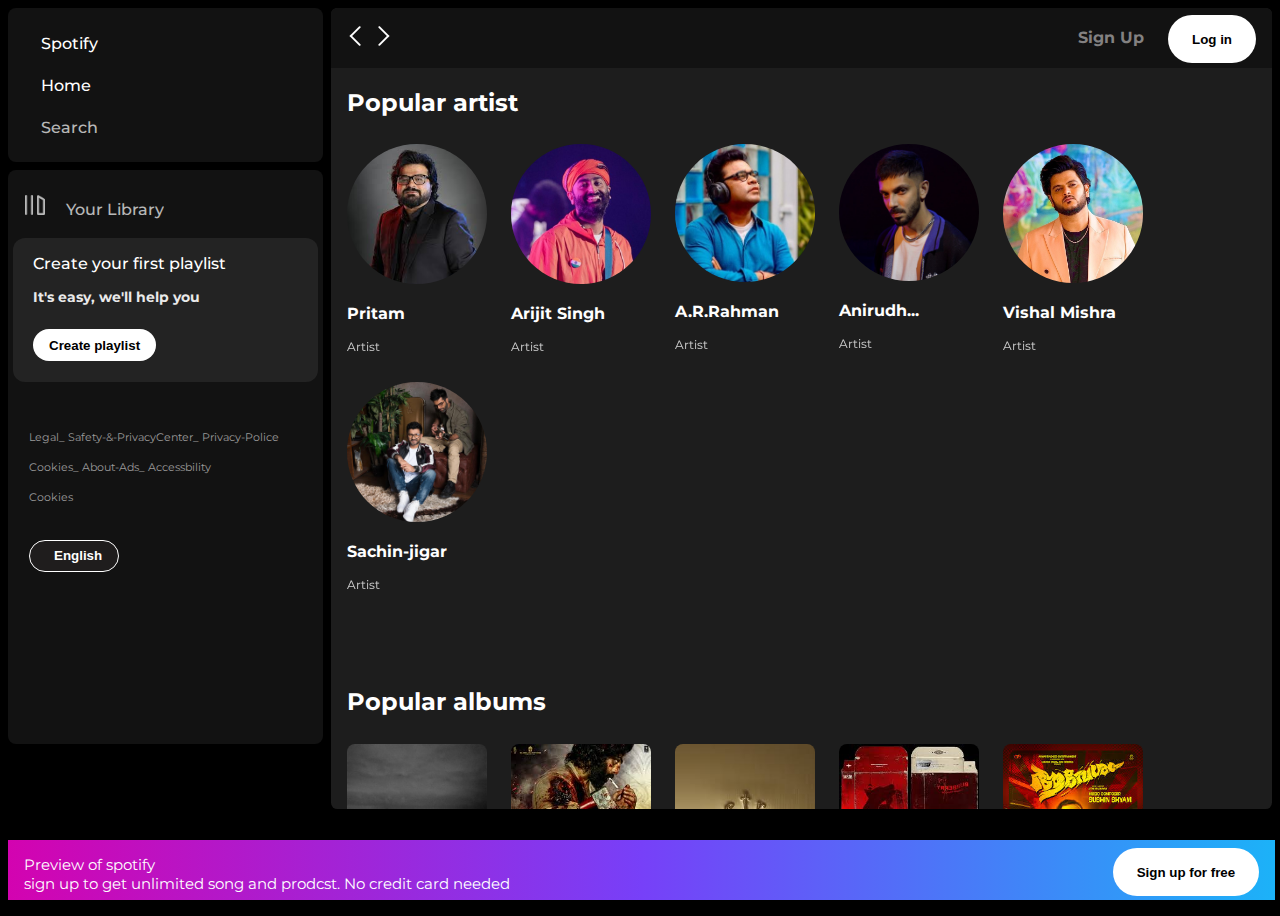
<file: index.html>
<!DOCTYPE html>
<html lang="en">
  <head>
    <meta charset="UTF-8" />
    <meta name="viewport" content="width=device-width, initial-scale=1.0" />
    <link
      rel="stylesheet"
      href="https://cdnjs.cloudflare.com/ajax/libs/font-awesome/6.4.0/css/all.min.css"
      integrity="sha512-iecdLmaskl7CVkqkXNQ/ZH/XLlvWZOJyj7Yy7tcenmpD1ypASozpmT/E0iPtmFIB46ZmdtAc9eNBvH0H/ZpiBw=="
      crossorigin="anonymous"
      referrerpolicy="no-referrer"
    />
    <link rel="stylesheet" href="style.css" />
    <link rel="icon" href="./images/logo.png" />
    <title>Spotify - Web Player: Music for everyone</title>
    <link rel="preconnect" href="https://fonts.googleapis.com" />
    <link rel="preconnect" href="https://fonts.gstatic.com" crossorigin />
    <link
      href="https://fonts.googleapis.com/css2?family=Montserrat:wght@300;400;500;600;700&display=swap"
      rel="stylesheet"
    />
  </head>
  <body>
    <div class="main">
      <div class="sidebar">
        <!-- left side header  -->
        <div class="nav">
          <div class="nav-option" style="opacity: 1">
            <i class="fa-brands fa-spotify"></i>
            <a href="#">Spotify</a>
          </div>
          <div class="nav-option" style="opacity: 1">
            <i class="fa-solid fa-house"></i>
            <a href="#">Home</a>
          </div>
          <div class="nav-option">
            <i class="fa-solid fa-magnifying-glass"></i>
            <a href="#">Search</a>
          </div>
        </div>
        <!-- left side library -->
        <div class="library">
          <div class="option">
            <div class="lib-option nav-option">
              <img src="./images/library_icon.png" alt="library" />
              <a href="#">Your Library</a>
            </div>
            <div class="icons">
              <i class="fa-solid fa-plus"></i>
              
            </div>
          </div>
          <div class="box">
            <div class="box-p1">Create your first playlist</div>
            <div class="box-p2">It's easy, we'll help you</div>
            <button class="badge">Create playlist</button>
          </div>
          
          <div>
            <p class="links">Legal_ Safety-&-PrivacyCenter_ Privacy-Police </p>
            <p class="link">Cookies_ About-Ads_ Accessbility </p>
            <p class="link">Cookies </p>
            <button class="Eng"><i class="fa-solid fa-globe eng"></i>English</button>
          </div>
         
        </div>
      </div>
      <div class="main-content">
        <div class="sticky-nav">
          <img src="./images/nav.png" alt="backward" class="bar" />
          <div class="sticky-nav-icons">
            <img src="./images/backward_icon.png" alt="backward" />
            <img
              src="./images/forward_icon.png"
              alt="forward_icon"
              class="hide"
            />
          </div>
          <div class="sticky-nav-options">
            
            <p class="signup"> Sign Up</p>
           
            <button class="badge1 nav-items ">Log in</button>
          </div>
        </div>
 
        <h2 class="heading">Popular artist</h2>

        <div class="card-container">
          <div class="card">
            <img src="./images/pritam.jfif" alt="card1" class="card-img1" />
            <p class="card-title">Pritam</p>
            <p class="card-info">Artist</p>
          </div>
          <div class="card">
            <img src="./images/arjits.jpg" alt="card1" class="card-img1" />
            <p class="card-title">Arijit Singh</p>
            <p class="card-info">Artist</p>
          </div>
          <div class="card">
            <img src="./images/ar.jpg" alt="card1" class="card-img1" />
            <p class="card-title">A.R.Rahman</p>
            <p class="card-info">Artist</p>
          </div>
          <div class="card">
            <img src="./images/anirodh.jpg" alt="card1" class="card-img1" />
            <p class="card-title">Anirudh...</p>
            <p class="card-info">Artist</p>
          </div>
          <div class="card">
            <img src="./images/vishal.jpg" alt="card1" class="card-img1" />
            <p class="card-title">Vishal Mishra</p>
            <p class="card-info">Artist</p>
          </div>
          <div class="card">
            <img src="./images/sachin.jfif" alt="card1" class="card-img1" />
            <p class="card-title">Sachin-jigar</p>
            <p class="card-info">Artist</p>
          </div>
        </div>

        <h2 class="heading">Popular albums</h2>
        <div class="card-container">
          <div class="card">
            <img src="./images/love.jfif" alt="card1" class="card-img" />
            <p class="card-title">love hotel</p>
            <p class="card-info">leftovermax</p>
          </div>

          <div class="card">
            <img src="./images/animal.jfif" alt="card1" class="card-img" />
            <p class="card-title">ANIMAL</p>
            <p class="card-info">Manan Bhardwaj,<br>Vishal Mishra, Janni</p>
          </div>

          <div class="card">
            <img src="./images/raja.jfif" alt="card1" class="card-img" />
            <p class="card-title">Ek Tha Raja</p>
            <p class="card-info">Badshah</p>
          </div>
          <div class="card">
            <img src="./images/moose.jfif" alt="card1" class="card-img" />
            <p class="card-title">Moosetape</p>
            <p class="card-info">Sidhu Moose Wala</p>
          </div>

          <div class="card">
            <img src="./images/aaves.jfif" alt="card1" class="card-img" />
            <p class="card-title">Aavesham </p>
            <p class="card-info">Sushin Shyam, Vinayak<br>Sasikumar</p>
          </div>

          <div class="card">
            <img src="./images/ashiq.jfif" alt="card1" class="card-img" />
            <p class="card-title">Aashiqui 2</p>
            <p class="card-info">Mithoon, Ankit Tiwari<br>Jeet Gannguli</p>
          </div>
        </div>

        <h2 class="heading">Popular radio</h2>
        <div class="card-container">
          <div class="card">
            <img src="./images/arjit.jpg" alt="card1" class="card-img" />
            <p class="card-title">Arijit Singh </p>
            <p class="card-info">Your Daily Updates of Most Played tracks...</p>
          </div>

          <div class="card">
            <img src="./images/rehm.jpg" alt="card1" class="card-img" />
            <p class="card-title">A.R.Rahman..</p>
            <p class="card-info">Your Daily Updates of Most Played tracks...</p>
          </div>

          <div class="card">
            <img src="./images/dil.jpg" alt="card1" class="card-img" />
            <p class="card-title">Diljit Dosa..</p>
            <p class="card-info">Your Daily Updates of Most Played tracks...</p>
          </div>
          <div class="card">
            <img src="./images/sanu.jpg" alt="card1" class="card-img" />
            <p class="card-title">Kumar Sanu</p>
            <p class="card-info">Your Daily Updates of Most Played tracks...</p>
          </div>

          <div class="card">
            <img src="./images/anu.jpg" alt="card1" class="card-img" />
            <p class="card-title">Anirudh..</p>
            <p class="card-info">Your Daily Updates of Most Played tracks...</p>
          </div>

          <div class="card">
            <img src="./images/seed.jpg" alt="card1" class="card-img" />
            <p class="card-title">Seedhe Maut..</p>
            <p class="card-info">Your Daily Updates of Most Played tracks...</p>
          </div>
        </div>

        <h2 class="heading">Featured Charts</h2>
        <div class="card-container">
          <div class="card">
            <img src="./images/card5img.jpeg" alt="card1" class="card-img" />
            <p class="card-title">Top 50 Global</p>
            <p class="card-info">Your Daily Updates of Most Played tracks...</p>
          </div>

          <div class="card">
            <img src="./images/card6img.jpeg" alt="card1" class="card-img" />
            <p class="card-title">Top 50 Global</p>
            <p class="card-info">Your Daily Updates of Most Played tracks...</p>
          </div>

          <div class="card">
            <img src="./images/card1img.jpeg" alt="card1" class="card-img" />
            <p class="card-title">Top 50 Global</p>
            <p class="card-info">Your Daily Updates of Most Played tracks...</p>
          </div>
          <div class="card">
            <img src="./images/card5img.jpeg" alt="card1" class="card-img" />
            <p class="card-title">Top 50 Global</p>
            <p class="card-info">Your Daily Updates of Most Played tracks...</p>
          </div>

          <div class="card">
            <img src="./images/card6img.jpeg" alt="card1" class="card-img" />
            <p class="card-title">Top 50 Global</p>
            <p class="card-info">Your Daily Updates of Most Played tracks...</p>
          </div>

          <div class="card">
            <img src="./images/card1img.jpeg" alt="card1" class="card-img" />
            <p class="card-title">Top 50 Global</p>
            <p class="card-info">Your Daily Updates of Most Played tracks...</p>
          </div>
        </div>

        <h2 class="heading">Spotify Playlist</h2>
        <div class="card-container">
          <div class="card">
            <img src="./images/chill.jfif" alt="card1" class="card-img" />
            <p class="card-title">Chillout lounge</p>
            <p class="card-info">Your Daily Updates of Most Played tracks...</p>
          </div>

          <div class="card">
            <img src="./images/all.jfif" alt="card1" class="card-img" />
            <p class="card-title">All Out 2020</p>
            <p class="card-info">Your Daily Updates of Most Played tracks...</p>
          </div>

          <div class="card">
            <img src="./images/lofi.jfif" alt="card1" class="card-img" />
            <p class="card-title">lofi beats</p>
            <p class="card-info">Your Daily Updates of Most Played tracks...</p>
          </div>
          <div class="card">
            <img src="./images/todays.jfif" alt="card1" class="card-img" />
            <p class="card-title">Today's Toh Hits</p>
            <p class="card-info">Your Daily Updates of Most Played tracks...</p>
          </div>

          <div class="card">
            <img src="./images/jazz.jfif" alt="card1" class="card-img" />
            <p class="card-title">Jazz in the..</p>
            <p class="card-info">Your Daily Updates of Most Played tracks...</p>
          </div>

          <div class="card">
            <img src="./images/all.jfif" alt="card1" class="card-img" />
            <p class="card-title">All Out 80s</p>
            <p class="card-info">Your Daily Updates of Most Played tracks...</p>
          </div>
        </div>
        
        <h2 class="heading">Trending episodes</h2>
        <div class="card-container">
          <div class="card">
            <img src="./images/wel.jfif" alt="card1" class="card-img" />
            <p class="card-title">Welcome back..</p>
            <p class="card-info">Your Daily Updates of Most Played tracks...</p>
          </div>

          <div class="card">
            <img src="./images/rotten.jfif" alt="card1" class="card-img" />
            <p class="card-title">#73: Hotel..</p>
            <p class="card-info">Your Daily Updates of Most Played tracks...</p>
          </div>

          <div class="card">
            <img src="./images/hear.jfif" alt="card1" class="card-img" />
            <p class="card-title">Anubis: God..</p>
            <p class="card-info">Your Daily Updates of Most Played tracks...</p>
          </div>
          <div class="card">
            <img src="./images/maha.jfif" alt="card1" class="card-img" />
            <p class="card-title">Mahabharata..</p>
            <p class="card-info">Your Daily Updates of Most Played tracks...</p>
          </div>

          <div class="card">
            <img src="./images/rain.jfif" alt="card1" class="card-img" />
            <p class="card-title">Relaxing Rain..</p>
            <p class="card-info">Your Daily Updates of Most Played tracks...</p>
          </div>

          <div class="card">
            <img src="./images/hear.jfif" alt="card1" class="card-img" />
            <p class="card-title">Anubis: God..</p>
            <p class="card-info">Your Daily Updates of Most Played tracks...</p>
          </div>
        </div>
        <div class="footers">
          <div class="Phonefoot">
            <ul class="foots">
              <p>Company</p>
              <li>About</li>
              <li>Jobs</li>
              <li>For the records </li>
             
            </ul>
  
          </div>
          <div  class="Phonefoot">
            <ul class="foots">
              <p>Communities</p>
              <li>For Artist</li>
              <li>Developers</li>
              <li>Advertising</li>
              <li>Investor </li>
              <li>Vender</li>
                 
            </ul>
  
          </div  class="Phonefoot">
          <div>
            <ul class="foots">
              <p>useful links</p>
              <li>Support</li>
              <li>Free Mobile app</li>
                     
            </ul>
  
          </div>
          <div  class="Phonefoot" >
            <ul class="foots">
              <p>Spotify plans</p>
              <li>Premium individual</li>
              <li>Premium Duo</li>
              <li>Premium Family</li>
              <li>Premium Students</li>
              <li>Spotify Free</li>
                      
            </ul>
  
          </div>
          <div class="ficons " >
           <p class="ficon"> <i class="fa-brands fa-instagram" id="fabrand"></i>
            <i class="fa-brands fa-twitter"  id="fabrand"></i>
            <i class="fa-brands fa-facebook"  id="fabrand"></i></p>
          </div>
        </div>

        <div class="footer">
            <div class="line">
              <p class="card-info1">	&#169; 2024 Spotify AB</p>
            </div>
           
          </div>
      </div>
    

      <div class="music-player">
       
        <div class="album"> <p>Preview of spotify <br>sign up to get unlimited song and prodcst. No credit card needed</p></div>
       
        <div class="player">
         
            <div class="sticky-nav-options">
             
              <button class="badge2 nav-items ">Sign up for free</button>
            </div>
         
        </div>
        
      </div>
    </div>
  </body>
</html>
</file>
<file: style.css>
body {
  font-family: "Montserrat", sans-serif;
  margin: 0px;
  color: white;
  background-color: black;
  overflow: hidden;
  font-weight: 700;
}

.main {
  display: flex;
  height: 100vh;
  padding: 0.5rem;
}

.sidebar {
  background-color: #000;
  width: 315px;
  border-radius: 1rem;
  margin-right: 0.5rem;
  
}
@media only screen and (max-width: 768px){
  .sidebar{
    display: none;

  }
  
}
.main-content {
  background-color: #1d1d1d;
  flex: 1;
  border-radius: 0.4rem;
  overflow: auto;
  height: 89%;
}

.music-player {
  background-image: linear-gradient(to right, rgb(211, 3, 176) , rgb(119, 64, 248), rgb(28, 178, 248));
  position: fixed;
  bottom: 0px;
  width:99%;
  height: 60px;
  margin-right: 0.5rem;
  
}

a {
  text-decoration: none;
  color: white;
  font-weight: 500;
}

.nav {
  background-color: #121212;
  border-radius: 0.5rem;
  display: flex;
  flex-direction: column;
  justify-content: center;
  height: 120px;
  padding: 17px 5px;
}

.nav-option {
  line-height: 1.5rem;
  opacity: 0.7;
  padding: 0.5rem 0.75rem;
}
.nav-option:hover {
  opacity: 1;
}

.nav-option i {
  font-size: 1.2rem;
}

.nav-option a {
  padding: 1rem;
}

.library {
  background-color: #121212;
  border-radius: 0.5rem;
  height: 60%;
  margin-top: 0.5rem;
  padding: 17px 5px;
}

.option {
  display: flex;
  justify-content: space-between;
  align-items: center;
}

.lib-option img {
  width: 1.25rem;
}

.icons {
  font-size: 1.25rem;
  display: flex;
}

.icons i {
  margin-right: 1rem;
  opacity: 0.7;
}
.icons i:hover {
  opacity: 1;
}

.box {
  background-color: #232323;
  height: 7rem;
  border-radius: 0.75rem;
  padding: 1rem 1.25rem;
  margin: 0.5rem 0 1rem 0;
}

.box-p1 {
  font-size: 1rem;
  font-weight: 500;
  margin-bottom: 0.5rem;
}
.box-p2 {
  font-size: 0.85rem;
  opacity: 0.9;
  margin-top: 1rem;
}

.badge {
  background-color: white;
  border: none;
  border-radius: 100px;
  padding: 0.25em 1rem;
  font-weight: 700;
  margin-top: 1.5rem;
  height: 2rem;
  cursor: pointer;
  width: fit-content;
}
.badge1 {
  background-color: white;
  border: none;
  border-radius: 100px;
  padding: 0.25em 1rem;
  font-weight: 800;
  margin-top: 0.2rem;
  padding-left: 1.5rem;
  padding-right: 1.5rem;
  height: 3rem;
  margin-left: 1.5rem;
  width: fit-content;
  cursor: pointer;
}
.badge2 {
  background-color: white;
  border: none;
  border-radius: 100px;
  padding: 0.25em 1rem;
  font-weight: 800;
  margin-top: 0.5rem;
  padding-left: 1.5rem;
  padding-right: 1.5rem;
  height: 3rem;
  margin-left: 10rem;
  width: fit-content;
  cursor: pointer;
}
.signup{
  color: #838181;
  cursor: pointer;
}
.dark-badge {
  background-color: rgb(34, 34, 34);
  color: white;
}

.sticky-nav {
  position: sticky;
  top: 0px;
  background-color: #121212;
  display: flex;
  justify-content: space-between;
  align-items: center;
  padding: 0.3rem 0 0.3rem 0;
  width: 100%;
  height: 50px;

}
@media only screen and (min-width: 768px){
  .bar{
    display: none;
  }
}
@media only screen and (max-width: 768px){
  .bar{
    height: 25px;
    width: 25px;
    margin-left: 0.5rem;
  }
}
@media only screen and (max-width: 768px){
  .sticky-nav {
    position: sticky;
    top: 0px;
    background-color: #121212;
    display: flex;
    justify-content: space-between;
    align-items: center;
    padding: 0.3rem 0 0.3rem 0;
    width: auto;
    height: 50px;
  
  }
  .sticky-nav-icons {
    display: none;
  }
  .sticky-nav-options {
    display: flex;
    justify-content: right;
    align-items: center;
  }
  
}

.sticky-nav-icons {
  margin-left: 0.75rem;
}

.sticky-nav-options {
  display: flex;
  justify-content: right;
  align-items: center;
}

.nav-items {
  margin-right: 1rem;
}

@media (max-width: 1000px) {
  .hide {
    display: none;
  }
  .album{
    display: none;

  }
  .badge2{
    display: none;
  }
  .main-content{
    height: auto;
  }
}

.card {
  
  width: 140px;
  border-radius: 0.5rem;
  padding: 0.5rem;
  margin-left: 0.5rem;
 
}
.card:hover{
  background-color: #242323;
  background-image: url("./images/play.png");
  background-repeat:no-repeat;
  background-position:right bottom 28%;
  cursor: pointer;
}
.card-container {
  display: flex;
  margin-bottom: 75px;
  flex-wrap: wrap;
}
@media only screen and (max-width: 768px){
  .card-container{
    justify-content: space-around;
  }
}

.card-img {
  width: 100%;
  border-radius: 0.5rem;
}
.card-img1 {
  width: 100%;
  border-radius: 50%;
}

.card-info {
  font-size: 0.75rem;
  opacity: 0.8;
  font-weight: normal;
}
.card-info1 {
  font-size: 0.9rem;
  margin-top: 3rem;
  font-weight: normal;
  text-decoration-color: white;
}


.footer {
  height: 200px;
  display: flex;
  align-items: center;
  justify-content: center;
}
.line {
  width: 90%;
  height: 30%;
  border-top: 1px solid white;
  opacity: 0.7;
}

.music-player {
  display: flex;
}
@media only screen and (max-width: 768px){
  .music-player{
    display: none;
  }
}

.album {
  width: 100%;
}
.album p {
  margin-left: 1rem;
  font-size: 15px;
  font-weight: normal;
}

.player {
  width: 50%;
}

.heading{
  margin-left: 1rem;
}
.heading:hover{
  text-decoration: underline;
}
.footers {
  display: flex;
  flex-wrap: wrap;
}
@media only screen and (max-width: 768px){
  .Phonefoot{
    width: 100%;
  }
  .ficons{
   display: none;
  }
}
.foots li{
  list-style: none;
  font-weight: normal;
  color: #b1b0b0;
  margin-top: 0.5rem;
}
.ficon{
  font-size: 30px;
 
}
.ficons{
 width: 20%;
 margin-left: 6rem;

}
#fabrand{
  margin-left: 1.5rem;
}
.links{
  font-weight: normal;
  font-size: 0.7rem;
  margin-top: 3rem;
  margin-left: 1rem;
  color: #9b9a9a;
}
.link{
  font-weight: normal;
  font-size: 0.7rem;
  margin-top: 1rem;
  margin-left: 1rem;
  color: #9b9a9a;
}
.Eng {
  border: 1px solid white;
  color: white;
  background-color: #1f1d1d;
  border-radius: 100px;
  padding: 0.25em 1rem;
  font-weight: 700;
  margin-top: 1.5rem;
  margin-left: 1rem;
  height: 2rem;
  cursor: pointer;
  
}
.eng{
  margin-right: 0.5rem;
}
</file>
